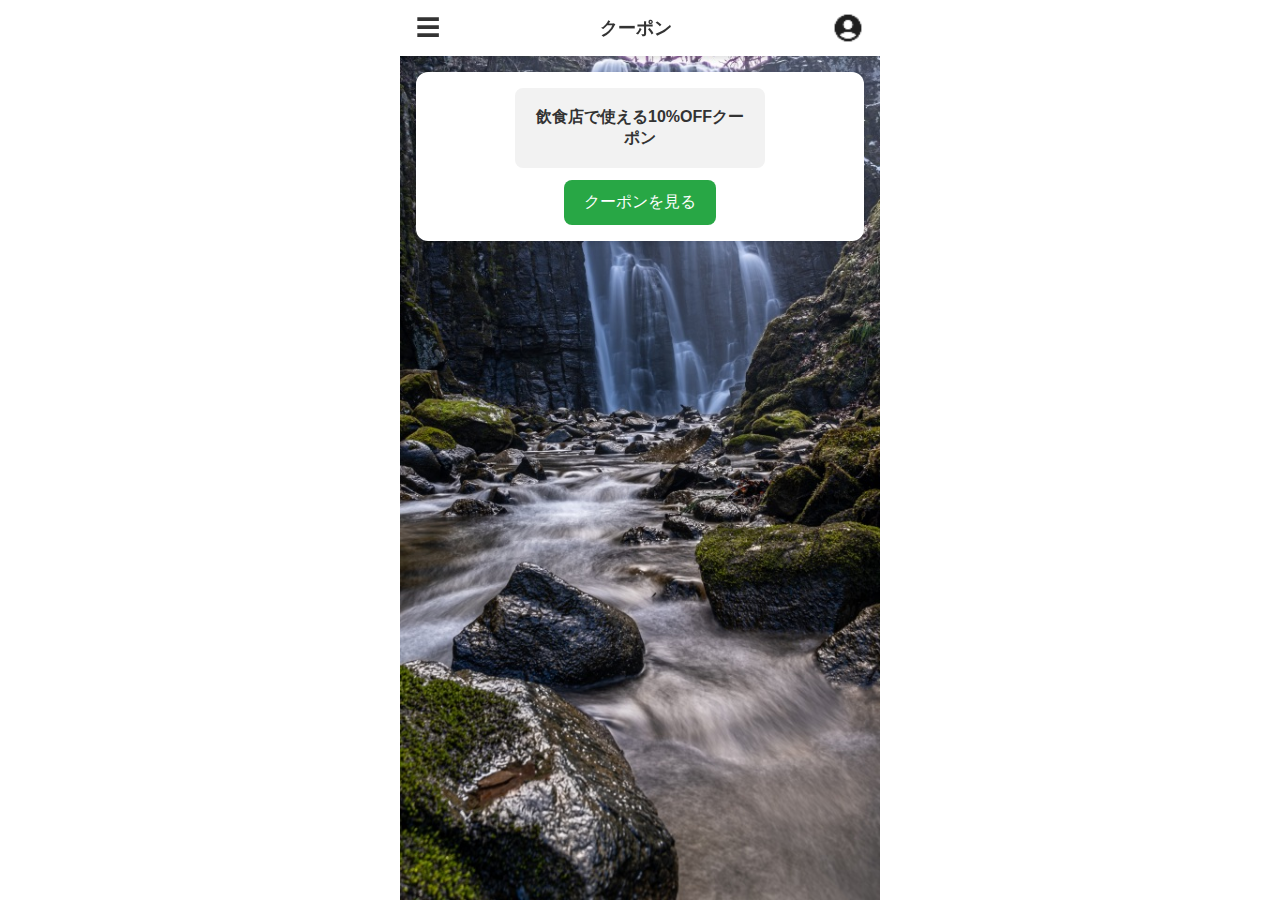
<file: coupon.html>
<!DOCTYPE html>
<html lang="ja">

<head>
    <meta charset="UTF-8" />
    <meta name="viewport" content="width=device-width, initial-scale=1.0" />
    <title>クーポンページ</title>
    <link rel="stylesheet" href="css/style.css" />
</head>

<body>
    <div class="screen bg-image">
        <header class="header">
            <div class="menu-icon" id="menu-toggle">☰</div>
            <h1>クーポン</h1>
            <a href="user.html" class="user-icon-link">
                <img src="img/user-icon.png" alt="ユーザー" class="user-icon" />
            </a>
        </header>

        <nav id="mobile-menu" class="mobile-menu">
            <a href="index.html">ホーム</a>
            <a href="coupon.html">クーポン</a>
            <a href="search.html">スポット検索</a>
            <a href="share.html">体験一覧</a>
            <a href="user.html">マイページ</a>
        </nav>

        <main class="screen">
            <div class="coupon-box">
                <div class="coupon-card">
                    <p>飲食店で使える10%OFFクーポン</p>
                </div>
                <button id="show-coupon" class="survey-link">クーポンを見る</button>
            </div>

            <div id="coupon-code" class="coupon-box" style="display: none;">
                <p style="font-size: 18px; text-align: center;">クーポンコード：<strong>FOOD10</strong></p>
            </div>
        </main>
    </div>

    <script src="js/script.js"></script>
    <script>
        // クーポンコードの表示
        document.addEventListener("DOMContentLoaded", function () {
            const showCouponBtn = document.getElementById("show-coupon");
            const couponCode = document.getElementById("coupon-code");

            if (showCouponBtn && couponCode) {
                showCouponBtn.addEventListener("click", () => {
                    couponCode.style.display = "block";
                    showCouponBtn.style.display = "none";
                });
            }

            // ハンバーガーメニュー
            const menuToggle = document.getElementById("menu-toggle");
            const mobileMenu = document.getElementById("mobile-menu");

            if (menuToggle && mobileMenu) {
                menuToggle.addEventListener("click", () => {
                    mobileMenu.classList.toggle("active");
                });
            }
        });

    </script>
</body>

</html>
</file>
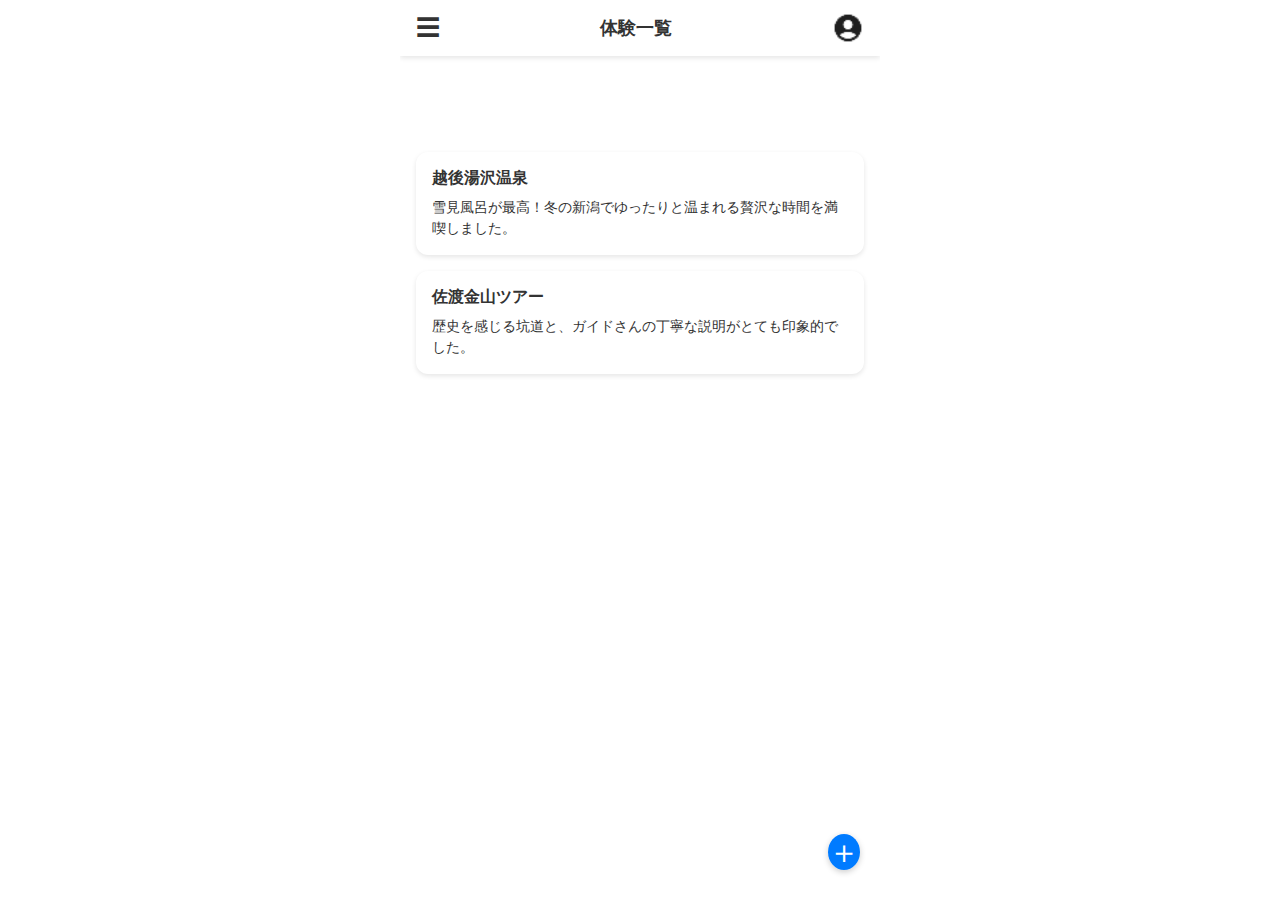
<file: share.html>
<!DOCTYPE html>
<html lang="ja">
<head>
  <meta charset="UTF-8" />
  <meta name="viewport" content="width=device-width, initial-scale=1.0">
  <title>体験一覧</title>
  <link rel="stylesheet" href="css/style.css">
  <style>
    .screen {
      position: relative;
      min-height: 100vh;
      padding-bottom: 80px; /* ボタン分の余白 */
    }

    .experience-list {
      padding: 16px;
      margin-top: 80px;
    }

    .experience-item {
      background-color: #fff;
      padding: 16px;
      border-radius: 12px;
      box-shadow: 0 2px 5px rgba(0,0,0,0.1);
      margin-bottom: 16px;
    }

    .experience-item h2 {
      font-size: 16px;
      margin-bottom: 8px;
    }

    .experience-item p {
      font-size: 14px;
      line-height: 1.5;
    }

    .post-button-container {
      position: absolute;
      bottom: 20px;
      right: 20px;
      z-index: 10;
    }

    .post-button {
      background-color: #007BFF;
      color: white;
      border: none;
      border-radius: 50%;
      width: 56px;
      height: 56px;
      font-size: 32px;
      text-align: center;
      line-height: 56px;
      text-decoration: none;
      box-shadow: 0 2px 6px rgba(0,0,0,0.2);
    }

    .post-button:hover {
      background-color: #0056b3;
    }
  </style>
</head>
<body>

  <div class="screen">

    <!-- ヘッダー -->
    <div class="header">
      <span class="menu-icon" id="menuBtn">☰</span>
      <h1>体験一覧</h1>
      <a href="user.html" class="user-icon-link" title="マイページ">
        <img src="img/user-icon.png" alt="ユーザー" class="user-icon">
      </a>
    </div>

    <!-- モバイルメニュー -->
    <div class="mobile-menu" id="mobileMenu">
      <a href="index.html">ホーム</a>
      <a href="search.html">スポット検索</a>
      <a href="share.html">体験一覧</a>
      <a href="stamp.html">スタンプ</a>
      <a href="coupon.html">クーポン</a>
      <a href="survey.html">アンケート</a>
      <a href="user.html">マイページ</a>
    </div>

    <!-- 体験一覧（新潟） -->
    <div class="experience-list">
      <div class="experience-item">
        <h2>越後湯沢温泉</h2>
        <p>雪見風呂が最高！冬の新潟でゆったりと温まれる贅沢な時間を満喫しました。</p>
      </div>

      <div class="experience-item">
        <h2>佐渡金山ツアー</h2>
        <p>歴史を感じる坑道と、ガイドさんの丁寧な説明がとても印象的でした。</p>
      </div>
    </div>

    <!-- 投稿ボタン（screen内） -->
    <div class="post-button-container">
      <a href="share_post.html" class="post-button" title="体験を投稿">＋</a>
    </div>

  </div> <!-- /.screen -->

  <!-- JavaScript -->
  <script>
    const menuBtn = document.getElementById('menuBtn');
    const mobileMenu = document.getElementById('mobileMenu');

    menuBtn.addEventListener('click', () => {
      mobileMenu.classList.toggle('active');
    });
  </script>

</body>
</html>
</file>
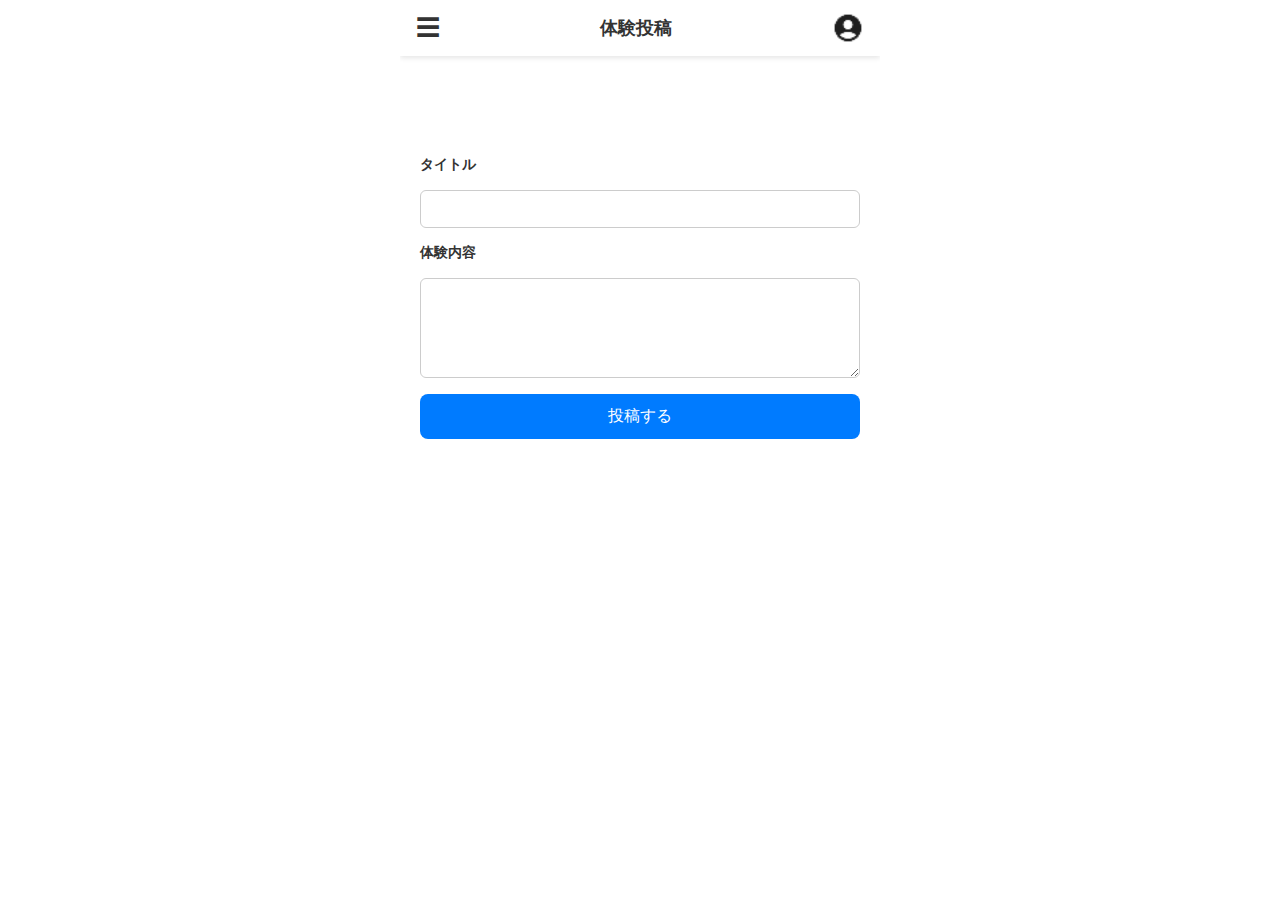
<file: share_post.html>
<!DOCTYPE html>
<html lang="ja">
<head>
  <meta charset="UTF-8" />
  <meta name="viewport" content="width=device-width, initial-scale=1.0">
  <title>体験投稿</title>
  <link rel="stylesheet" href="css/style.css">
  <style>
    .form-container {
      padding: 20px;
      margin-top: 80px;
    }

    form {
      display: flex;
      flex-direction: column;
      gap: 16px;
    }

    label {
      font-weight: bold;
      font-size: 14px;
    }

    input[type="text"],
    textarea {
      padding: 10px;
      border: 1px solid #ccc;
      border-radius: 6px;
      font-size: 14px;
    }

    textarea {
      resize: vertical;
      min-height: 100px;
    }

    .submit-button {
      background-color: #007BFF;
      color: white;
      border: none;
      padding: 12px;
      font-size: 16px;
      border-radius: 8px;
      cursor: pointer;
    }

    .submit-button:hover {
      background-color: #0056b3;
    }

    .success-message {
      color: green;
      margin-top: 12px;
      font-size: 14px;
    }
  </style>
</head>
<body>

  <div class="screen">

    <!-- ヘッダー -->
    <div class="header">
      <span class="menu-icon" id="menuBtn">☰</span>
      <h1>体験投稿</h1>
      <a href="user.html" class="user-icon-link" title="マイページ">
        <img src="img/user-icon.png" alt="ユーザー" class="user-icon">
      </a>
    </div>

    <!-- モバイルメニュー -->
    <div class="mobile-menu" id="mobileMenu">
      <a href="index.html">ホーム</a>
      <a href="search.html">スポット検索</a>
      <a href="share.html">体験一覧</a>
      <a href="stamp.html">スタンプ</a>
      <a href="coupon.html">クーポン</a>
      <a href="survey.html">アンケート</a>
      <a href="user.html">マイページ</a>
    </div>

    <!-- 投稿フォーム -->
    <div class="form-container">
      <form id="experienceForm">
        <label for="title">タイトル</label>
        <input type="text" id="title" name="title" required>

        <label for="description">体験内容</label>
        <textarea id="description" name="description" required></textarea>

        <button type="submit" class="submit-button">投稿する</button>
        <div id="successMessage" class="success-message" style="display: none;">投稿が完了しました！</div>
      </form>
    </div>

  </div>

  <!-- JavaScript -->
  <script>
    // ハンバーガーメニュー
    const menuBtn = document.getElementById('menuBtn');
    const mobileMenu = document.getElementById('mobileMenu');

    menuBtn.addEventListener('click', () => {
      mobileMenu.classList.toggle('active');
    });

    // 投稿フォーム処理
    const form = document.getElementById('experienceForm');
    const successMessage = document.getElementById('successMessage');

    form.addEventListener('submit', function(event) {
      event.preventDefault();

      const title = document.getElementById('title').value.trim();
      const description = document.getElementById('description').value.trim();

      if (title && description) {
        // 仮の投稿処理
        console.log("投稿タイトル:", title);
        console.log("投稿内容:", description);

        successMessage.style.display = 'block';
        form.reset();
      }
    });
  </script>

</body>
</html>
</file>
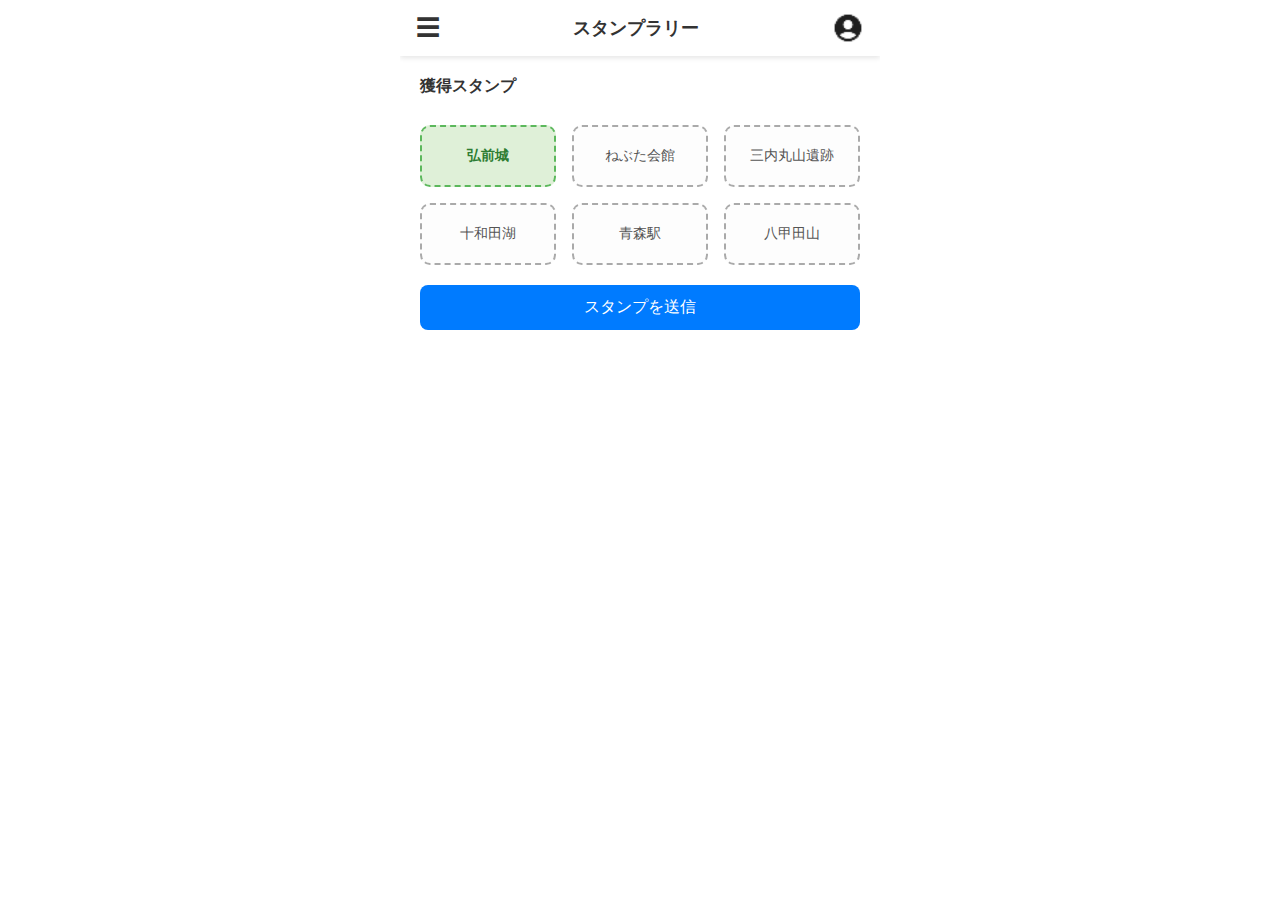
<file: stamp.html>
<!DOCTYPE html>
<html lang="ja">
<head>
  <meta charset="UTF-8" />
  <meta name="viewport" content="width=device-width, initial-scale=1.0" />
  <title>スタンプラリー</title>
  <link rel="stylesheet" href="css/style.css" />
  <style>
    /* スタンプラリーページ専用CSS */

    .stamp-container {
      padding: 20px;
      display: flex;
      flex-direction: column;
      gap: 20px;
    }

    .stamp-list {
      display: grid;
      grid-template-columns: repeat(3, 1fr);
      gap: 16px;
    }

    .stamp {
      width: 100%;
      padding: 20px 0;
      text-align: center;
      border: 2px dashed #aaa;
      border-radius: 10px;
      background-color: #fdfdfd;
      color: #555;
      font-size: 14px;
      transition: 0.2s ease;
    }

    .stamp.collected {
      background-color: #dff0d8;
      border-color: #5cb85c;
      color: #2e7d32;
      font-weight: bold;
    }

    .stamp-title {
      font-size: 16px;
      font-weight: bold;
      margin-bottom: 8px;
    }

    /* 送信ボタン */
    .stamp-submit {
      background-color: #007bff;
      color: white;
      padding: 12px;
      border: none;
      border-radius: 8px;
      font-size: 16px;
      cursor: pointer;
    }

    .stamp-submit:hover {
      background-color: #0056b3;
    }
  </style>
</head>

<body>
  <div class="screen">
    <header class="header">
      <div class="menu-icon" id="menu-toggle">☰</div>
      <h1>スタンプラリー</h1>
      <a href="user.html" class="user-icon-link">
        <img src="img/user-icon.png" alt="ユーザー" class="user-icon" />
      </a>
    </header>

    <nav class="mobile-menu" id="mobile-menu">
      <a href="index.html">ホーム</a>
      <a href="search.html">スポット検索</a>
      <a href="coupon.html">クーポン</a>
      <a href="share.html">体験一覧</a>
      <a href="survey.html">アンケート</a>
    </nav>

    <main class="stamp-container">
      <div class="stamp-title">獲得スタンプ</div>
      <div class="stamp-list">
        <div class="stamp collected">弘前城</div>
        <div class="stamp">ねぶた会館</div>
        <div class="stamp">三内丸山遺跡</div>
        <div class="stamp">十和田湖</div>
        <div class="stamp">青森駅</div>
        <div class="stamp">八甲田山</div>
      </div>

      <button class="stamp-submit">スタンプを送信</button>
    </main>
  </div>

  <script src="js/script.js"></script>
  <script>
    document.addEventListener("DOMContentLoaded", function () {
      const menuToggle = document.getElementById("menu-toggle");
      const mobileMenu = document.getElementById("mobile-menu");

      if (menuToggle && mobileMenu) {
        menuToggle.addEventListener("click", function () {
          mobileMenu.classList.toggle("active");
        });
      }
    });
  </script>
</body>
</html>
</file>
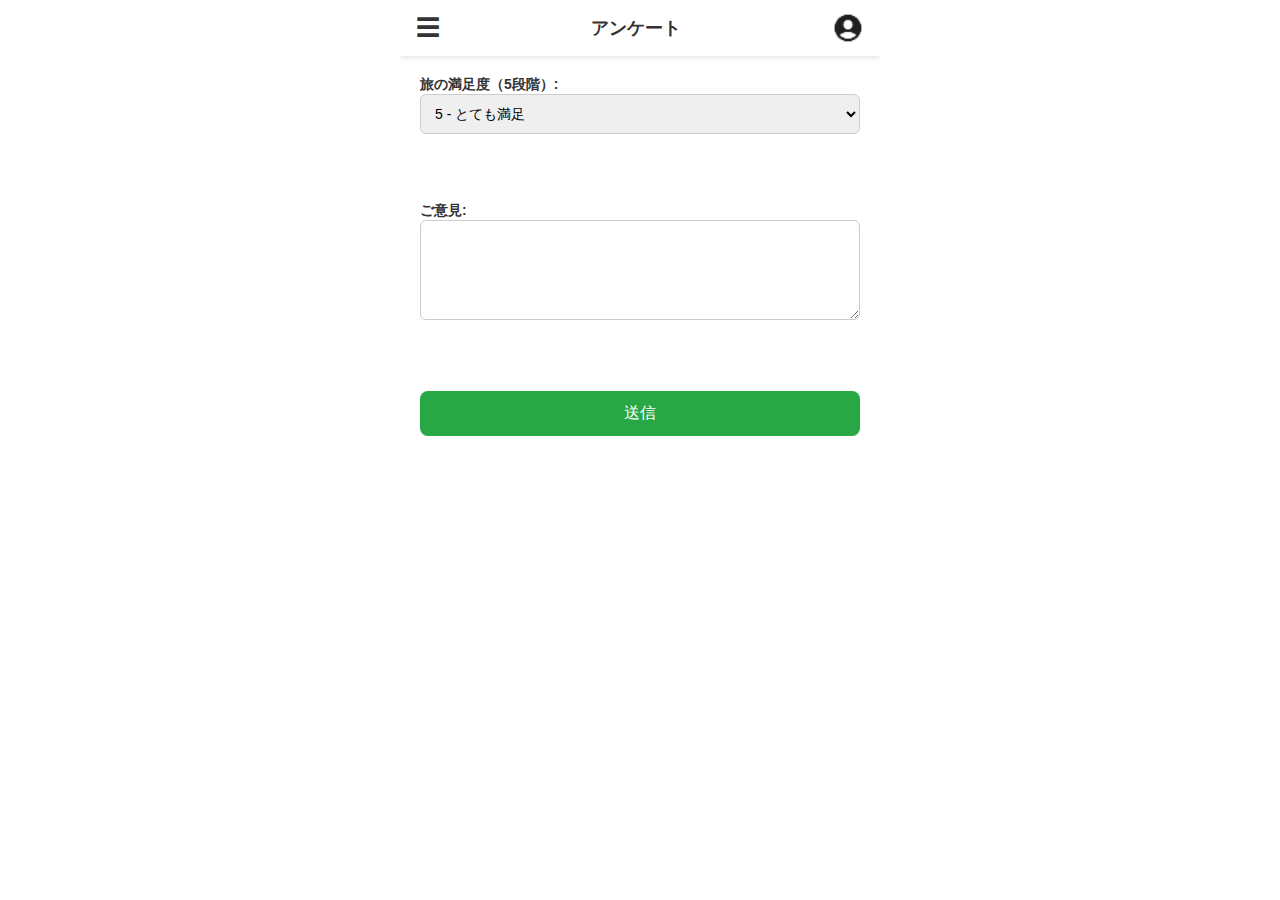
<file: survey.html>
<!DOCTYPE html>
<html lang="ja">

<head>
  <meta charset="UTF-8" />
  <meta name="viewport" content="width=device-width, initial-scale=1.0" />
  <title>アンケート</title>
  <link rel="stylesheet" href="css/style.css">
  <style>
    /* --- アンケートフォーム専用スタイル --- */
    main {
      padding: 20px;
    }

    form {
      display: flex;
      flex-direction: column;
      gap: 16px;
    }

    form label {
      font-size: 14px;
      font-weight: bold;
    }

    form select,
    form textarea {
      padding: 10px;
      font-size: 14px;
      border: 1px solid #ccc;
      border-radius: 6px;
      width: 100%;
    }

    form textarea {
      resize: vertical;
      min-height: 100px;
    }

    form button {
      background-color: #28a745;
      color: white;
      padding: 12px;
      border: none;
      border-radius: 8px;
      font-size: 16px;
      cursor: pointer;
      transition: background-color 0.2s ease;
    }

    form button:hover {
      background-color: #218838;
    }
  </style>
</head>

<body>
  <div class="screen">
    <header class="header">
      <div class="menu-icon" id="menu-toggle">☰</div>
      <h1>アンケート</h1>
      <a href="user.html" class="user-icon-link">
        <img src="img/user-icon.png" alt="ユーザー" class="user-icon" />
      </a>
    </header>

    <nav class="mobile-menu" id="mobile-menu">
      <a href="index.html">ホーム</a>
      <a href="search.html">スポット検索</a>
      <a href="coupon.html">クーポン</a>
      <a href="share.html">体験一覧</a>
      <a href="stamp.html">スタンプ</a>
    </nav>

    <main style="padding: 20px;">
      <form>
        <label>旅の満足度（5段階）:<br>
          <select name="rating">
            <option>5 - とても満足</option>
            <option>4 - 満足</option>
            <option>3 - 普通</option>
            <option>2 - 不満</option>
            <option>1 - とても不満</option>
          </select>
        </label><br><br>
        <label>ご意見:<br>
          <textarea name="feedback" rows="4"></textarea>
        </label><br><br>
        <button type="submit">送信</button>
      </form>
    </main>
  </div>

  <script src="js/script.js"></script>
  <script>
    document.addEventListener("DOMContentLoaded", function () {
      const menuToggle = document.getElementById("menu-toggle");
      const mobileMenu = document.getElementById("mobile-menu");

      if (menuToggle && mobileMenu) {
        menuToggle.addEventListener("click", function () {
          mobileMenu.classList.toggle("active");
        });
      }
    });
  </script>
</body>

</html>
</file>
<file: css/style.css>
/* リセット */
* {
  margin: 0;
  padding: 0;
  box-sizing: border-box;
  font-family: "Helvetica Neue", sans-serif;
}

body {
  background-color: #fff;
  color: #333;
}

/* スクリーン全体 */
.screen {
  width: 100%;
  max-width: 480px;
  margin: 0 auto;
  position: relative;
  min-height: 100vh;
  overflow-x: hidden;
}

/* ヘッダー */
.header {
  display: flex;
  justify-content: space-between;
  align-items: center;
  padding: 12px 16px;
  background-color: white;
  position: sticky;
  top: 0;
  z-index: 10;
  box-shadow: 0 2px 5px rgba(0,0,0,0.1);
}

.menu-icon {
  font-size: 24px;
  cursor: pointer;
}

.header h1 {
  font-size: 18px;
  font-weight: bold;
}

.spacer {
  width: 24px;
}

.app-header {
  display: flex;
  justify-content: space-between;
  align-items: center;
  padding: 12px 20px;
  background-color: rgba(255, 255, 255, 0.8);
  position: relative;
}

.user-icon-link {
  display: flex;
  align-items: center;
}

.user-icon {
  width: 32px;
  height: 32px;
  border-radius: 50%;
  transition: transform 0.2s ease;
}

.user-icon:hover {
  transform: scale(1.1);
  cursor: pointer;
}


/* 背景画像 */
.bg-image {
  width: 100%;
  height: 220px;
  background-image: url('../img/background.jpg');
  background-size: cover;
  background-position: center;
}

/* ボタンパネル */
.button-panel {
  padding: 16px;
  margin-top: 220px;
  display: flex;
  flex-direction: column;
  gap: 12px;
  background-color: #fff;
  position: relative;
  top: -40px;
}

.panel-button {
  padding: 14px;
  background-color: #ffffffee;
  border: 2px solid #d0d0d0;
  border-radius: 10px;
  text-align: center;
  font-weight: bold;
  color: #333;
  text-decoration: none;
  box-shadow: 0 2px 4px rgba(0,0,0,0.1);
}

/* クーポン枠 */
.coupon-box {
  margin: 16px;
  background-color: #fff;
  padding: 12px;
  border-radius: 12px;
  box-shadow: 0 2px 5px rgba(0,0,0,0.1);
  display: flex;
  justify-content: space-between;
  align-items: center;
}

.coupon-card {
  width: 60%;
  height: 80px;
  background-color: #eeeeee;
  display: flex;
  align-items: center;
  justify-content: center;
  border-radius: 8px;
}

.survey-link {
  text-decoration: none;
  background-color: #007BFF;
  color: white;
  padding: 10px 14px;
  border-radius: 6px;
  font-size: 14px;
}


/* 既存のCSSはそのままでOK */

/* ▼ モバイルメニュー */
.mobile-menu {
  position: absolute;
  top: 60px;
  left: 0;
  width: 100%;
  background-color: white;
  border-top: 1px solid #ccc;
  box-shadow: 0 2px 5px rgba(0,0,0,0.1);
  display: none;
  flex-direction: column;
  z-index: 10000;
}

.mobile-menu a {
  padding: 12px 16px;
  border-bottom: 1px solid #eee;
  text-decoration: none;
  color: #333;
  font-weight: bold;
}

.mobile-menu a:hover {
  background-color: #f9f9f9;
}

/* 表示切り替え */
.mobile-menu.active {
  display: flex;
}

/* ▼ クーポンカードをリンク風に */
.coupon-card {
  width: 60%;
  height: 80px;
  background-color: #eeeeee;
  display: flex;
  align-items: center;
  justify-content: center;
  border-radius: 8px;
  text-decoration: none;
  color: #333;
  font-weight: bold;
  cursor: pointer;
}

/* 検索アイコン */
.search-icon {
  font-size: 20px;
  cursor: pointer;
}

/* ユーザーメニュー一覧 */
.user-menu {
  padding: 16px;
  background-color: rgba(255, 255, 255, 0.85);
  margin: 12px;
  border-radius: 12px;
  box-shadow: 0 2px 4px rgba(0, 0, 0, 0.1);
}

.user-menu-item {
  display: flex;
  justify-content: space-between;
  align-items: center;
  padding: 12px;
  border-bottom: 1px solid #ccc;
  font-size: 15px;
  cursor: pointer;
}

.user-menu-item:last-child {
  border-bottom: none;
}

.search-container {
  padding: 16px;
  display: flex;
  gap: 8px;
  background-color: #ffffffdd;
  position: relative;
  top: -20px;
}

.search-input {
  flex: 1;
  padding: 10px;
  border: 1px solid #ccc;
  border-radius: 8px;
}

.search-button {
  padding: 10px 16px;
  background-color: #007BFF;
  color: white;
  border: none;
  border-radius: 8px;
  cursor: pointer;
  font-weight: bold;
}

.search-results {
  padding: 16px;
  display: flex;
  flex-direction: column;
  gap: 12px;
}

.result-card {
  background-color: #fff;
  border-radius: 12px;
  padding: 16px;
  box-shadow: 0 2px 4px rgba(0,0,0,0.1);
}

/* 検索フォームとヘッダーの間に余白を追加 */
.search-container {
  margin-top: 16px;
  padding: 12px 16px;
  display: flex;
  gap: 8px;
  background-color: #ffffffee;
}

/* マップ表示領域 */
.map-container {
  width: 100%;
  height: 240px;
  margin-top: 12px;
  z-index: 1;
}
#map {
  height: 300px;
  width: 100%;
}

.spot-list {
  padding: 16px;
}

.spot-item {
  margin-bottom: 16px;
  padding: 12px;
  border: 1px solid #ccc;
  border-radius: 8px;
  background-color: #fafafa;
}

.spot-item h3 {
  margin-bottom: 6px;
  font-size: 16px;
}

.spot-item p {
  font-size: 14px;
  margin: 0;
}

/* クーポン表示用のカード */
.coupon-box {
  margin: 16px;
  background-color: #fff;
  padding: 16px;
  border-radius: 12px;
  box-shadow: 0 2px 5px rgba(0, 0, 0, 0.1);
  display: flex;
  flex-direction: column;
  gap: 12px;
}

.coupon-card {
  padding: 16px;
  background-color: #f2f2f2;
  border-radius: 8px;
  text-align: center;
  font-size: 16px;
  color: #333;
  font-weight: bold;
}

/* クーポン表示ボタン */
#show-coupon {
  background-color: #28a745;
  color: white;
  padding: 12px 20px;
  border: none;
  border-radius: 8px;
  cursor: pointer;
  font-size: 16px;
  text-align: center;
  transition: background-color 0.2s;
}

#show-coupon:hover {
  background-color: #218838;
}

/* クーポンコード表示部分 */
#coupon-code {
  background-color: #fff3cd;
  color: #856404;
  padding: 16px;
  border-radius: 10px;
  font-weight: bold;
  text-align: center;
  box-shadow: 0 1px 4px rgba(0, 0, 0, 0.1);
}
</file>
